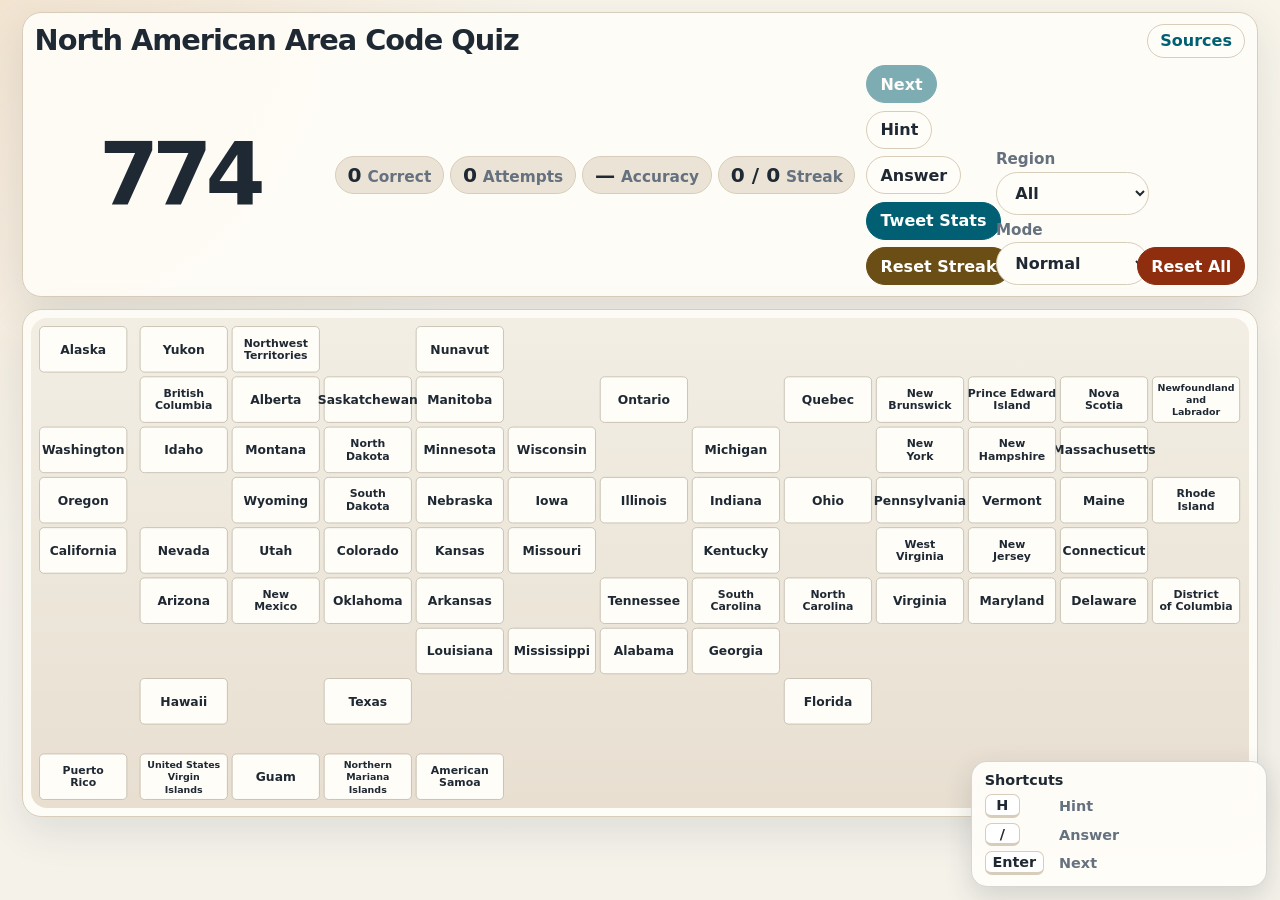
<file: index.html>
<!doctype html>
<html lang="en">
<head>
  <meta charset="utf-8">
  <meta name="viewport" content="width=device-width, initial-scale=1">
  <title>North American Area Code Quiz</title>
  <link rel="stylesheet" href="styles.css">
</head>
<body>
  <main class="app-shell">
    <section class="top-bar" aria-label="Quiz">
      <div class="title-row">
        <h1 class="app-title">North American Area Code Quiz</h1>
        <a class="sources-link" href="sources.html">Sources</a>
      </div>
      <div class="question-strip">
        <div class="area-code" id="areaCode">---</div>
        <div class="stats" aria-label="Score">
          <div><strong id="correctCount">0</strong><span>Correct</span></div>
          <div><strong id="totalCount">0</strong><span>Attempts</span></div>
          <div><strong id="accuracy">—</strong><span>Accuracy</span></div>
          <div><strong id="streak">0</strong><span>Streak</span></div>
          <div class="time-stat"><strong id="timeLeft">0.0</strong><span>Time</span></div>
          <div class="remaining-stat"><strong id="remainingCount">—</strong><span>Remaining</span></div>
        </div>
      </div>

      <div class="controls-strip" aria-label="Controls">
        <div class="action-controls">
          <button id="nextButton" type="button" class="primary">Next</button>
          <button id="hintButton" type="button">Hint</button>
          <button id="answerButton" type="button">Answer</button>
          <button id="tweetStats" type="button" class="tweet-button">Tweet Stats</button>
          <button id="resetStreak" type="button" class="reset-button soft-reset">Reset Streak</button>
          <button id="startTimeAttack" type="button" class="primary hidden">Start</button>
          <button id="giveUpButton" type="button" class="reset-button soft-reset hidden">Give Up</button>
          <button id="tweetResult" type="button" class="tweet-button hidden">Tweet Result</button>
        </div>
        <div class="select-controls">
          <label>
            Region
            <select id="regionSelect">
              <option value="all">All</option>
              <option value="usa">USA</option>
              <option value="U.S. territories">U.S. Territories</option>
              <option value="Canada">Canada</option>
              <option value="Pacific">Pacific</option>
              <option value="Mountain">Mountain</option>
              <option value="Midwest">Midwest</option>
              <option value="South">South</option>
              <option value="Northeast">Northeast</option>
            </select>
          </label>
          <label>
            Mode
            <select id="modeSelect">
              <option value="normal">Normal</option>
              <option value="weak">Weak Priority</option>
              <option value="review">Review</option>
              <option value="famous">Famous Numbers</option>
              <option value="time">Time Attack</option>
            </select>
          </label>
        </div>
        <div class="utility-controls">
          <button id="resetStats" type="button" class="reset-button danger-reset">Reset All</button>
        </div>
      </div>

      <div id="feedback" class="feedback neutral" aria-live="polite"></div>
    </section>

    <section class="map-card" aria-label="U.S. and Canada tile map">
      <svg id="usTileMap" role="group" aria-label="U.S. and Canada tile map"></svg>
    </section>
  </main>


  <aside class="shortcut-help" aria-label="Keyboard shortcuts">
    <div class="shortcut-title">Shortcuts</div>
    <dl>
      <div><dt><kbd>H</kbd></dt><dd>Hint</dd></div>
      <div><dt><kbd>/</kbd></dt><dd>Answer</dd></div>
      <div><dt><kbd>Enter</kbd></dt><dd>Next</dd></div>
    </dl>
  </aside>


  <dialog id="giveUpDialog" class="result-dialog" aria-labelledby="giveUpDialogTitle">
    <div class="dialog-card">
      <h2 id="giveUpDialogTitle">Give up Time Attack?</h2>
      <div id="giveUpDialogText" class="dialog-message">Your current result will be available to tweet.</div>
      <div class="dialog-actions">
        <button id="cancelGiveUp" type="button">Cancel</button>
        <button id="confirmGiveUp" type="button" class="reset-button soft-reset">Give Up</button>
        <button id="tweetGiveUp" type="button" class="tweet-button hidden">Tweet Result</button>
        <button id="closeGiveUpDialog" type="button" class="hidden">Close</button>
      </div>
    </div>
  </dialog>

  <script src="app.js"></script>
</body>
</html>
</file>
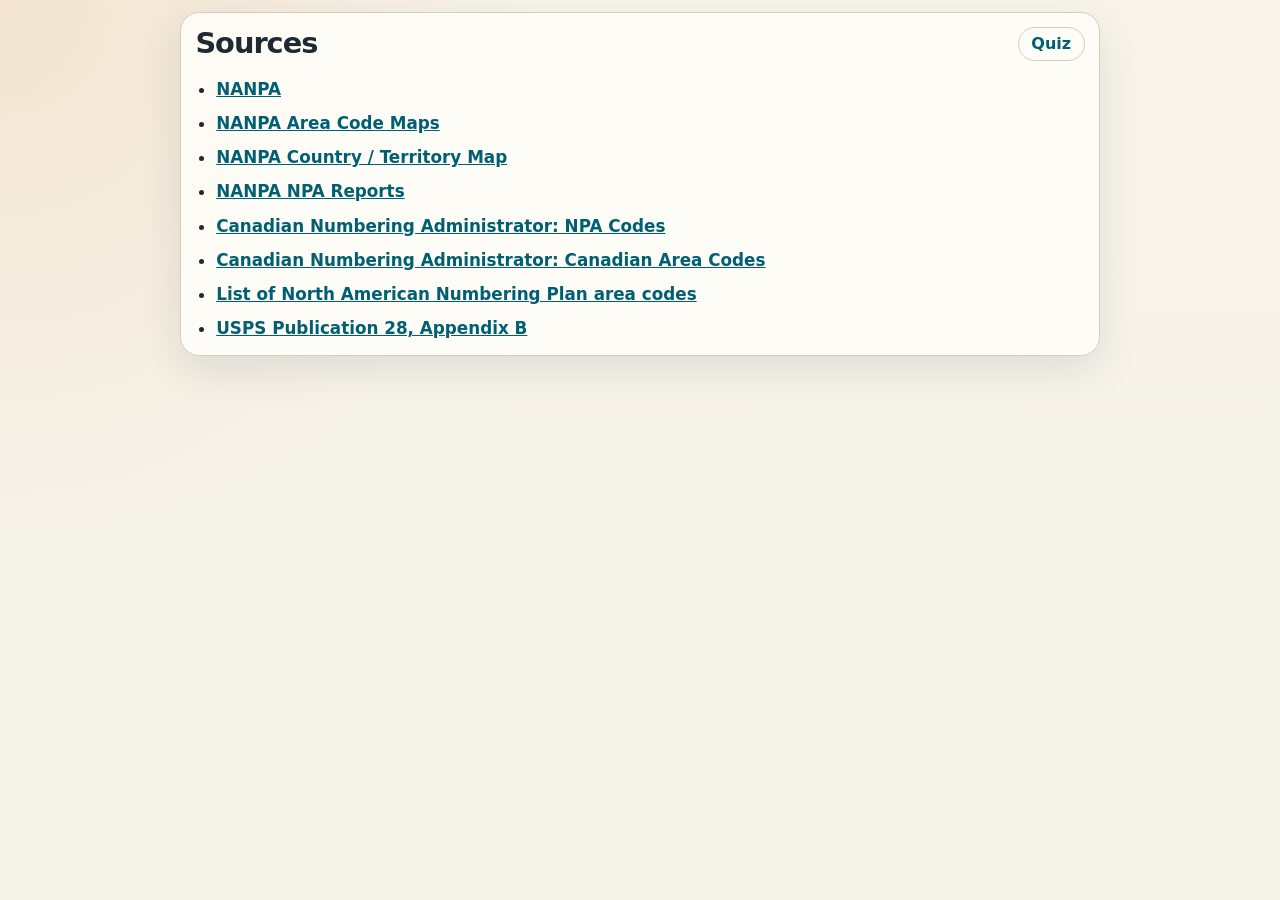
<file: sources.html>
<!doctype html>
<html lang="en">
<head>
  <meta charset="utf-8">
  <meta name="viewport" content="width=device-width, initial-scale=1">
  <title>Sources - North American Area Code Quiz</title>
  <link rel="stylesheet" href="styles.css">
</head>
<body>
  <main class="sources-shell">
    <section class="sources-card" aria-labelledby="sourcesTitle">
      <div class="title-row">
        <h1 id="sourcesTitle" class="app-title">Sources</h1>
        <a class="sources-link" href="index.html">Quiz</a>
      </div>
      <ul class="source-list">
        <li><a href="https://www.nanpa.com/" rel="noopener">NANPA</a></li>
        <li><a href="https://www.nanpa.com/resources/area-code-maps" rel="noopener">NANPA Area Code Maps</a></li>
        <li><a href="https://www.nanpa.com/resources/area-code-map/territories" rel="noopener">NANPA Country / Territory Map</a></li>
        <li><a href="https://www.nanpa.com/reports/npa-reports" rel="noopener">NANPA NPA Reports</a></li>
        <li><a href="https://www.cnac.ca/npa_codes/npa_codes.htm" rel="noopener">Canadian Numbering Administrator: NPA Codes</a></li>
        <li><a href="https://www.cnac.ca/area_code_maps/canadian_area_codes.htm" rel="noopener">Canadian Numbering Administrator: Canadian Area Codes</a></li>
        <li><a href="https://en.wikipedia.org/wiki/List_of_North_American_Numbering_Plan_area_codes" rel="noopener">List of North American Numbering Plan area codes</a></li>
        <li><a href="https://pe.usps.com/text/pub28/28apb.htm" rel="noopener">USPS Publication 28, Appendix B</a></li>
      </ul>
    </section>
  </main>
</body>
</html>
</file>
<file: styles.css>
:root {
  --bg: #f5f2ea;
  --panel: #fffdf8;
  --panel-2: #ebe4d6;
  --ink: #1f2933;
  --muted: #65717f;
  --line: #d8cdbb;
  --accent: #005f73;
  --accent-2: #785ef0;
  --tweet-bg: #005f73;
  --tweet-ink: #ffffff;
  --reset-bg: #8f2d0f;
  --reset-ink: #ffffff;
  --reset-soft-bg: #6b4e16;
  --reset-soft-ink: #ffffff;
  --good: #0072b2;
  --good-bg: #e7f3fb;
  --bad: #d55e00;
  --bad-bg: #fae8dc;
  --hint: #785ef0;
  --warn: #946200;
  --shadow: 0 14px 42px rgba(31, 41, 51, 0.11);
  font-family: ui-sans-serif, system-ui, -apple-system, BlinkMacSystemFont, "Segoe UI", sans-serif;
}

* { box-sizing: border-box; }
html, body { overflow-x: hidden; }

body {
  margin: 0;
  background:
    radial-gradient(circle at top left, rgba(209, 132, 59, 0.14), transparent 34rem),
    linear-gradient(180deg, #f8f4ea, var(--bg));
  color: var(--ink);
  min-height: 100vh;
}

button, select, input { font: inherit; }

button, select {
  border: 1px solid var(--line);
  border-radius: 999px;
  background: var(--panel);
  color: var(--ink);
}

button {
  cursor: pointer;
  padding: 0.54rem 0.82rem;
  font-weight: 750;
  white-space: nowrap;
  transition: transform 120ms ease, box-shadow 120ms ease, background 120ms ease;
}

button:hover { transform: translateY(-1px); box-shadow: 0 8px 24px rgba(31, 41, 51, 0.12); }
button:active { transform: translateY(0); }
button:disabled { opacity: 0.5; cursor: not-allowed; transform: none; box-shadow: none; }

button.primary { background: var(--accent); color: #fff; border-color: var(--accent); }
button:focus-visible, select:focus-visible, a:focus-visible { outline: 3px solid var(--hint); outline-offset: 2px; }
button.ghost { background: transparent; }
button.tweet-button { background: var(--tweet-bg); color: var(--tweet-ink); border-color: var(--tweet-bg); }
button.reset-button { background: var(--reset-bg); color: var(--reset-ink); border-color: var(--reset-bg); }
button.reset-button.soft-reset { background: var(--reset-soft-bg); color: var(--reset-soft-ink); border-color: var(--reset-soft-bg); }
button.hidden, .hidden { display: none !important; }

select { padding: 0.62rem 0.9rem; min-width: 0; width: 100%; font-weight: 750; font-size: 1rem; }

.app-shell {
  display: grid;
  grid-template-columns: minmax(0, 1fr);
  gap: 0.75rem;
  padding: 0.75rem min(2.4vw, 1.4rem) 1.5rem;
  align-items: start;
}

.top-bar, .map-card {
  background: rgba(255, 253, 248, 0.92);
  border: 1px solid var(--line);
  border-radius: 1.2rem;
  padding: 0.7rem;
  box-shadow: var(--shadow);
}


.app-title {
  grid-column: 1 / -1;
  margin: 0 0 0.1rem;
  font-size: clamp(1.25rem, 2.4vw, 1.8rem);
  line-height: 1;
  font-weight: 900;
  letter-spacing: -0.035em;
}

.top-bar {
  display: grid;
  grid-template-columns: auto minmax(0, 1fr);
  gap: 0.48rem 0.68rem;
  align-items: center;
}

.question-strip {
  display: flex;
  align-items: center;
  gap: 0.75rem;
  min-width: 0;
}

.area-code {
  min-width: 4.8ch;
  text-align: center;
  font-size: clamp(3.2rem, 7.5vw, 5.4rem);
  line-height: 0.86;
  letter-spacing: -0.08em;
  font-weight: 900;
  font-variant-numeric: tabular-nums;
}

.stats {
  display: flex;
  flex-wrap: wrap;
  align-items: center;
  gap: 0.42rem;
  flex: 1 1 34rem;
  min-width: min(100%, 34rem);
}

.stats div {
  display: inline-flex;
  align-items: baseline;
  justify-content: center;
  gap: 0.36rem;
  background: var(--panel-2);
  border: 1px solid var(--line);
  border-radius: 999px;
  padding: 0.46rem 0.72rem;
  text-align: center;
  white-space: nowrap;
  min-width: max-content;
}

.stats strong { display: inline; font-size: 1.26rem; line-height: 1; font-variant-numeric: tabular-nums; }
.stats span { display: inline; color: var(--muted); font-size: 0.96rem; margin-top: 0; font-weight: 850; }
.time-stat { min-width: 9.4rem; }
.time-stat strong { min-width: 5.2ch; text-align: right; }
.remaining-stat { min-width: 9.9rem; }
.remaining-stat strong { min-width: 3ch; text-align: right; }

.controls-strip {
  display: grid;
  grid-template-columns: auto auto minmax(7.5rem, auto);
  align-items: end;
  gap: 0.45rem 0.58rem;
  min-width: 0;
}

.action-controls,
.select-controls {
  display: flex;
  flex-wrap: wrap;
  align-items: end;
  gap: 0.45rem;
  min-width: 0;
}

.action-controls { justify-content: flex-start; }
.select-controls { justify-content: flex-start; }

.controls-strip label {
  display: grid;
  gap: 0.24rem;
  color: var(--muted);
  font-size: 0.95rem;
  line-height: 1.1;
  font-weight: 850;
  min-width: 9.6rem;
}

.utility-controls {
  display: flex;
  flex-wrap: wrap;
  justify-content: flex-end;
  gap: 0.45rem;
  min-width: 0;
}

.feedback {
  grid-column: 1 / -1;
  padding: 0.58rem 0.75rem;
  border-radius: 0.8rem;
  border: 1px solid var(--line);
  line-height: 1.35;
  background: #fff;
  min-height: 2.55rem;
}

.feedback.good { border-color: rgba(0,114,178,0.48); background: var(--good-bg); }
.feedback.bad { border-color: rgba(213,94,0,0.55); background: var(--bad-bg); }
.feedback.neutral { background: rgba(255,255,255,0.62); }
.feedback.warn { border-color: rgba(148,98,0,0.45); background: #fff4d6; }
.feedback b { color: var(--accent); }
.feedback:empty { display: none; }

.map-card {
  overflow: hidden;
  padding: 0.5rem;
}

#usTileMap {
  width: 100%;
  max-width: 100%;
  min-width: 0;
  height: auto;
  display: block;
  margin: 0 auto;
  border-radius: 1rem;
  background: linear-gradient(180deg, #f2eee4, #e8dfd1);
}

.state-tile rect {
  fill: #fffdf8;
  stroke: #bdb5a5;
  stroke-width: 1.6;
  rx: 9;
  transition: fill 120ms ease, stroke 120ms ease;
}

.state-tile .result-mark {
  pointer-events: none;
  fill: var(--ink);
  paint-order: stroke;
  stroke: #fffdf8;
  stroke-width: 5px;
  font-weight: 950;
  font-size: 38px;
  text-anchor: middle;
  dominant-baseline: middle;
  opacity: 0;
}

.state-tile.correct .result-mark,
.state-tile.wrong .result-mark { opacity: 1; }

.state-tile.correct .result-mark { fill: var(--good); }
.state-tile.wrong .result-mark { fill: var(--bad); }

.state-tile text {
  pointer-events: none;
  fill: var(--ink);
  text-anchor: middle;
  dominant-baseline: middle;
}

.state-tile .state-name { font-weight: 850; font-size: 26px; }
.state-tile .state-name.small { font-size: 23px; }
.state-tile .state-name.tiny { font-size: 20px; }
.state-tile { cursor: pointer; }

.state-tile:focus,
.state-tile:focus-visible {
  outline: none;
}
.state-tile:hover rect { fill: #f1eefb; stroke: var(--hint); }
.state-tile.active-region rect { fill: #f1eefb; stroke: var(--hint); stroke-dasharray: 7 5; }
.state-tile.correct rect { fill: url(#correctPattern); stroke: var(--good); stroke-width: 4.2; }
.state-tile.wrong rect { fill: url(#wrongPattern); stroke: var(--bad); stroke-width: 4.2; }
.state-tile.dim { opacity: 0.28; }

.shortcut-help {
  position: fixed;
  right: 0.8rem;
  bottom: 0.8rem;
  z-index: 20;
  width: min(18.5rem, calc(100vw - 1.6rem));
  padding: 0.72rem 0.78rem;
  border: 1px solid rgba(31, 41, 51, 0.18);
  border-radius: 1rem;
  background: rgba(255, 253, 248, 0.94);
  box-shadow: 0 10px 28px rgba(31, 41, 51, 0.16);
  backdrop-filter: blur(8px);
  font-size: 0.9rem;
}

.shortcut-title {
  margin-bottom: 0.42rem;
  font-weight: 900;
  line-height: 1;
}

.shortcut-help dl {
  margin: 0;
  display: grid;
  gap: 0.28rem;
}

.shortcut-help dl > div {
  display: grid;
  grid-template-columns: 4.2rem minmax(0, 1fr);
  gap: 0.45rem;
  align-items: center;
}

.shortcut-help dt,
.shortcut-help dd { margin: 0; }

.shortcut-help dd {
  color: var(--muted);
  font-weight: 750;
}

kbd {
  display: inline-block;
  min-width: 2.2rem;
  padding: 0.12rem 0.42rem;
  border: 1px solid var(--line);
  border-bottom-width: 3px;
  border-radius: 0.42rem;
  background: #ffffff;
  color: var(--ink);
  text-align: center;
  font-weight: 900;
  font-family: inherit;
}

.result-dialog {
  border: 0;
  padding: 0;
  background: transparent;
  color: var(--ink);
}

.result-dialog::backdrop {
  background: rgba(31, 41, 51, 0.34);
}

.dialog-card {
  width: min(30rem, calc(100vw - 2rem));
  padding: 1rem;
  border: 1px solid var(--line);
  border-radius: 1rem;
  background: var(--panel);
  box-shadow: var(--shadow);
}

.dialog-card h2 {
  margin: 0 0 0.5rem;
  font-size: 1.25rem;
  line-height: 1.2;
}

.dialog-message {
  margin: 0;
  color: var(--muted);
  font-weight: 750;
  line-height: 1.45;
}

.result-summary {
  display: grid;
  gap: 0.42rem;
  color: var(--ink);
}

.result-row {
  display: grid;
  grid-template-columns: 7.5rem 1fr;
  align-items: baseline;
  gap: 0.75rem;
}

.result-key {
  color: var(--muted);
  font-weight: 850;
}

.result-value {
  font-weight: 950;
  font-variant-numeric: tabular-nums;
}

.dialog-actions {
  display: flex;
  flex-wrap: wrap;
  justify-content: flex-end;
  gap: 0.5rem;
  margin-top: 1rem;
}

@media (max-width: 1100px) {
  .top-bar { grid-template-columns: 1fr; }
  .controls-strip { grid-template-columns: auto auto 1fr; }
}

@media (max-width: 680px) {
  .app-shell { padding-left: 0.65rem; padding-right: 0.65rem; }
  .question-strip { align-items: stretch; flex-direction: column; gap: 0.45rem; }
  .area-code { min-width: 0; }
  .stats { min-width: 0; gap: 0.36rem; }
  .stats div { padding: 0.42rem 0.58rem; }
  .stats strong { font-size: 1.16rem; }
  .stats span { font-size: 0.88rem; }
  .time-stat { min-width: 8.8rem; }
  .time-stat strong { min-width: 5.2ch; }
  .remaining-stat { min-width: 9.2rem; }
  .controls-strip { grid-template-columns: 1fr; align-items: stretch; }
  .action-controls, .select-controls { display: grid; grid-template-columns: 1fr 1fr; }
  .controls-strip label { min-width: 0; font-size: 0.9rem; }
  .controls-strip button { width: 100%; }
  .utility-controls { display: grid; grid-template-columns: 1fr 1fr; }
  .shortcut-help { font-size: 0.78rem; padding: 0.58rem 0.62rem; }
  .shortcut-help dl > div { grid-template-columns: 3.4rem minmax(0, 1fr); }
}


@media (max-width: 430px) {
  .action-controls, .select-controls, .utility-controls { grid-template-columns: 1fr; }
  .stats { display: grid; grid-template-columns: 1fr 1fr; }
  .stats div { min-width: 0; }
}

.title-row {
  grid-column: 1 / -1;
  display: flex;
  align-items: center;
  justify-content: space-between;
  gap: 0.75rem;
  min-width: 0;
}

.sources-link {
  display: inline-flex;
  align-items: center;
  justify-content: center;
  border: 1px solid var(--line);
  border-radius: 999px;
  background: var(--panel);
  color: var(--accent);
  padding: 0.48rem 0.78rem;
  font-weight: 850;
  line-height: 1;
  text-decoration: none;
  white-space: nowrap;
}

.sources-link:hover {
  background: #f7eadb;
  border-color: var(--accent-2);
}

.sources-shell {
  min-height: 100vh;
  display: grid;
  align-items: start;
  padding: 0.75rem min(2.4vw, 1.4rem) 1.5rem;
}

.sources-card {
  width: min(920px, 100%);
  margin: 0 auto;
  background: rgba(255, 253, 248, 0.92);
  border: 1px solid var(--line);
  border-radius: 1.2rem;
  padding: 0.9rem;
  box-shadow: var(--shadow);
}

.source-list {
  margin: 1rem 0 0;
  padding-left: 1.3rem;
  display: grid;
  gap: 0.62rem;
  font-size: 1.05rem;
  line-height: 1.45;
}

.source-list a {
  color: var(--accent);
  font-weight: 750;
}

@media (max-width: 680px) {
  .sources-link { padding: 0.54rem 0.72rem; }
}
</file>
